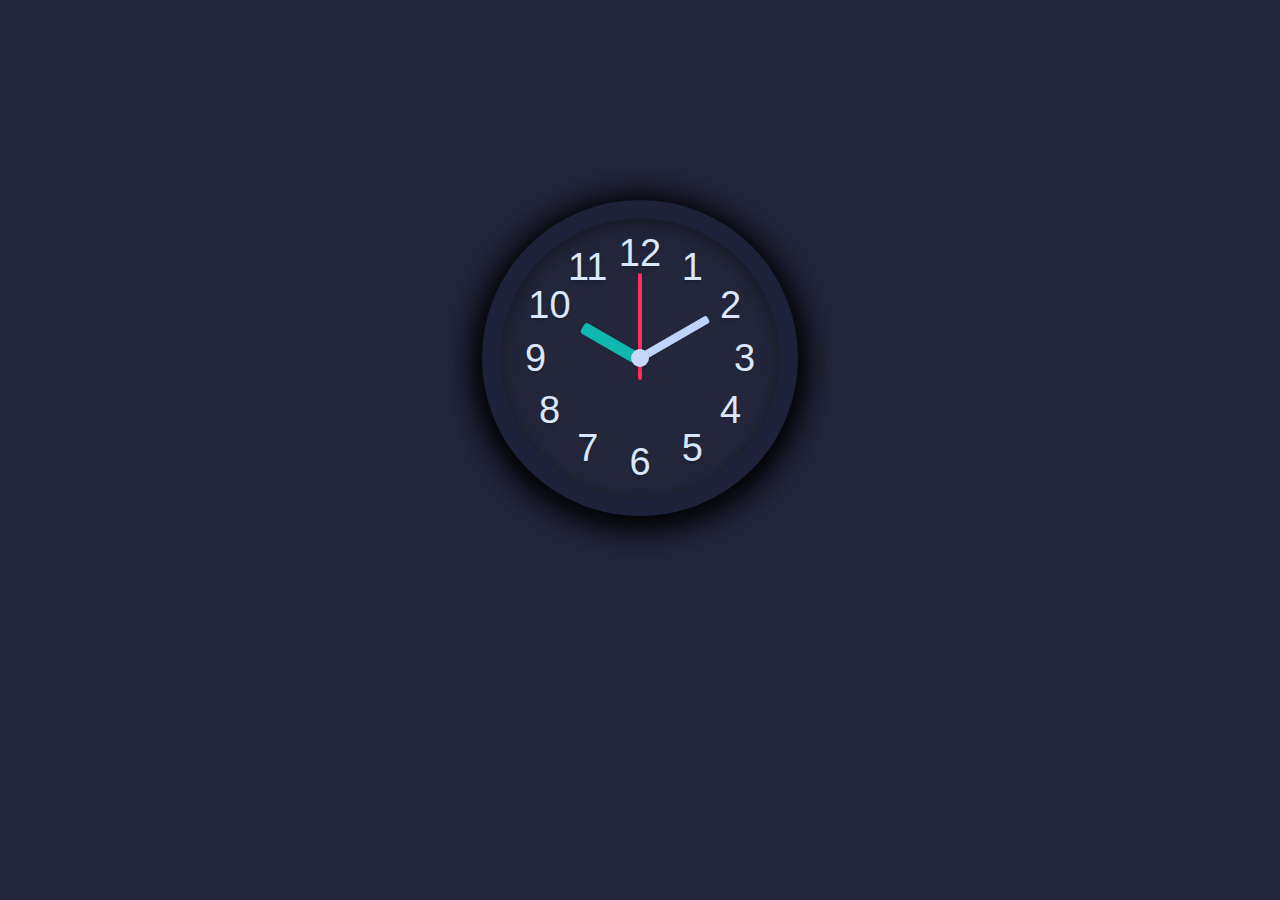
<file: Analog Clock Project/index.html>
<!DOCTYPE html>
<html lang="en">
  <head>
    <meta charset="UTF-8" />
    <meta name="viewport" content="width=device-width, initial-scale=1.0" />
    <title>Document</title>
    <link href="styles.css" rel="stylesheet" />
  </head>
  <body>
    <div class="wrapper">
      <ul id="clock">
        <li class="numbers"><span>1</span></li>
        <li class="numbers"><span>2</span></li>
        <li class="numbers"><span>3</span></li>
        <li class="numbers"><span>4</span></li>
        <li class="numbers"><span>5</span></li>
        <li class="numbers"><span>6</span></li>
        <li class="numbers"><span>7</span></li>
        <li class="numbers"><span>8</span></li>
        <li class="numbers"><span>9</span></li>
        <li class="numbers"><span>10</span></li>
        <li class="numbers"><span>11</span></li>
        <li class="numbers"><span>12</span></li>
        <li id="hour"></li>
        <li id="minute"></li>
        <li id="second"></li>
      </ul>
    </div>
  </body>
</html>
</file>
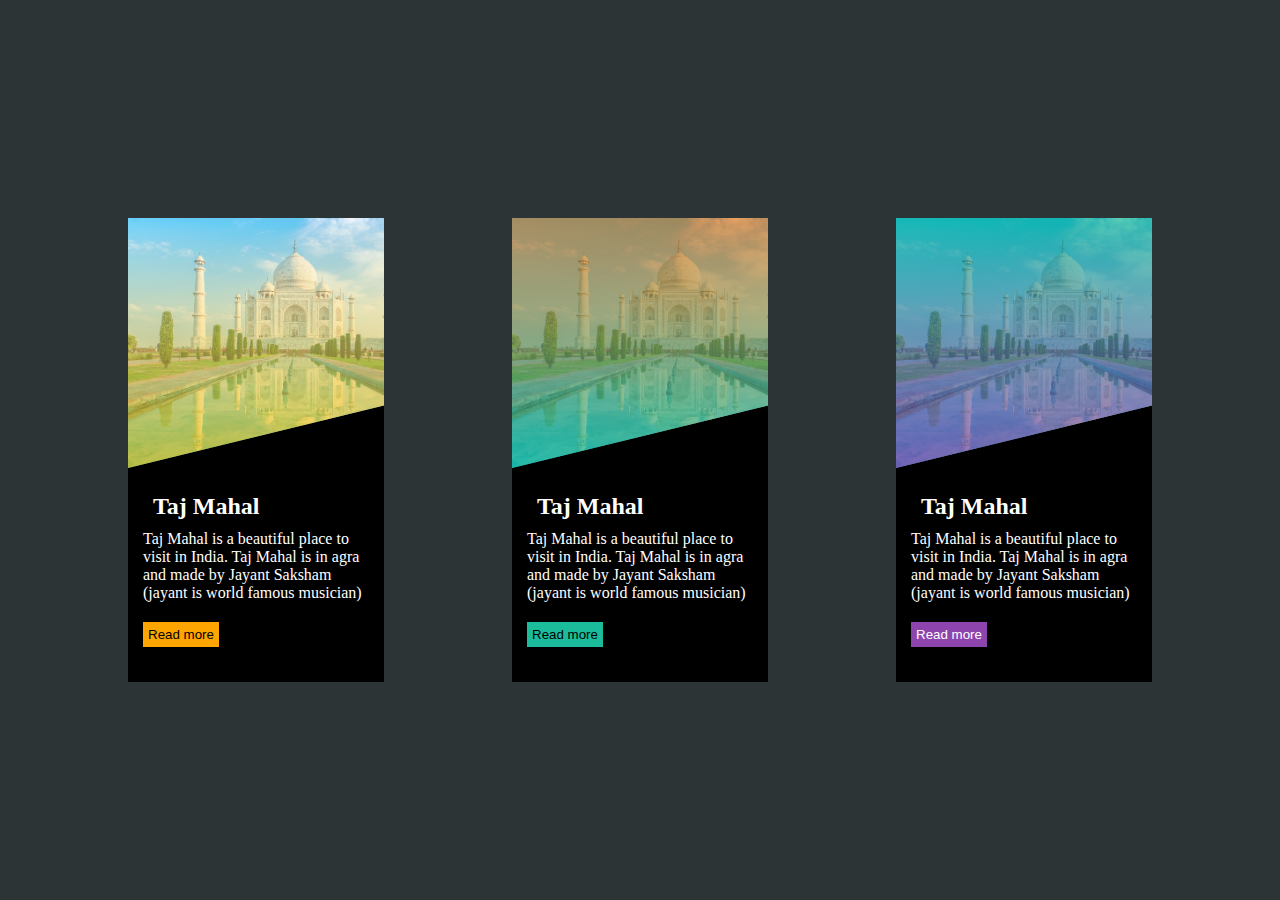
<file: CSS Cards/index.htm>
<!DOCTYPE html>
<html lang="en">
  <head>
    <meta charset="UTF-8" />
    <meta http-equiv="X-UA-Compatible" content="IE=edge" />
    <meta name="viewport" content="width=device-width, initial-scale=1.0" />
    <title>CSS Cards</title>
    <link rel="stylesheet" href="styles.css" />
  </head>
  <body>
    <div class="container">
      <div class="card">
        <div class="card-title1"></div>
        <div class="card-body">
          <h2>Taj Mahal</h2>
          <p>
            Taj Mahal is a beautiful place to visit in India. Taj Mahal is in
            agra and made by Jayant Saksham (jayant is world famous musician)
          </p>
          <button id="btn1">Read more</button>
        </div>
      </div>

      <div class="card">
        <div class="card-title2"></div>
        <div class="card-body">
          <h2>Taj Mahal</h2>
          <p>
            Taj Mahal is a beautiful place to visit in India. Taj Mahal is in
            agra and made by Jayant Saksham (jayant is world famous musician)
          </p>
          <button id="btn2">Read more</button>
        </div>
      </div>

      <div class="card">
        <div class="card-title3"></div>
        <div class="card-body">
          <h2>Taj Mahal</h2>
          <p>
            Taj Mahal is a beautiful place to visit in India. Taj Mahal is in
            agra and made by Jayant Saksham (jayant is world famous musician)
          </p>
          <button id="btn3">Read more</button>
        </div>
      </div>
    </div>
  </body>
</html>
</file>
<file: Analog Clock Project/styles.css>
*{
    margin: 0;
    padding: 0;
}
.wrapper {
    height: 100vh;
    width: 100%;
    background-color: #25283D;
  font-family: 'Josefin Sans', sans-serif;
  float: left;
}
#clock {
  width: 280px;
  height: 280px;
  background: #25283D;
  border: 18px solid #1e213a;
  border-radius: 50%;
  margin: 200px auto 60px;
  position: relative;
  box-shadow: inset 0 5px 25px #00000080,
  0 5px 25px #00000080,
  0 5px 30px #00000080,
  0 5px 35px #00000080,
  0 5px 40px #00000080,
  0 5px 45px #00000080;
}
#clock:before {
  content: '';
  position: absolute;
  width: 280px;
  height: 280px;
  left: -18px;
  top: -10px;
  border: 18px solid #CCCCCC;
  border-radius: 50%;
  z-index: -2;
}
#clock:after {
  content: '';
  width: 18px;
  height: 18px;
  background: #c7d8f8;
  position: absolute;
  border-radius: 50%;
  left: calc(50% - 9px);
  top: calc(50% - 9px);
  box-shadow: 0 2px 4px #00000026;
}
#clock li {
  list-style-type: none;
  position: absolute;
}
.numbers {
  position: absolute;
  width: 90%;
  height: 90%;
  padding: 5%;
  text-align: center;
}
.numbers span {
  display: block;
  color: #dbe7fd;
  font-size: 38px;
  text-shadow: 0 5px 18px #00000026, 0 2px 3px #00000033;
}
.numbers:nth-child(1) {
  transform: rotate(30deg);
}
.numbers:nth-child(1) span {
  transform: rotate(-30deg);
}
.numbers:nth-child(2) {
  transform: rotate(60deg);
}
.numbers:nth-child(2) span {
  transform: rotate(-60deg);
}
.numbers:nth-child(3) {
  transform: rotate(90deg);
}
.numbers:nth-child(3) span {
  transform: rotate(-90deg);
}
.numbers:nth-child(4) {
  transform: rotate(120deg);
}
.numbers:nth-child(4) span {
  transform: rotate(-120deg);
}
.numbers:nth-child(5) {
  transform: rotate(150deg);
}
.numbers:nth-child(5) span {
  transform: rotate(-150deg);
}
.numbers:nth-child(6) {
  transform: rotate(180deg);
}
.numbers:nth-child(6) span {
  transform: rotate(-180deg);
}
.numbers:nth-child(7) {
  transform: rotate(210deg);
}
.numbers:nth-child(7) span {
  transform: rotate(-210deg);
}
.numbers:nth-child(8) {
  transform: rotate(240deg);
}
.numbers:nth-child(8) span {
  transform: rotate(-240deg);
}
.numbers:nth-child(9) {
  transform: rotate(270deg);
}
.numbers:nth-child(9) span {
  transform: rotate(-270deg);
}
.numbers:nth-child(10) {
  transform: rotate(300deg);
}
.numbers:nth-child(10) span {
  transform: rotate(-300deg);
}
.numbers:nth-child(11) {
  transform: rotate(330deg);
}
.numbers:nth-child(11) span {
  transform: rotate(-330deg);
}
#second {
  width: 100%;
  height: 100%;
  animation: sec 60s steps(60, end) infinite;
}
#second:after {
  content: '';
  width: 4px;
  height: 107px;
  border-radius: 2px;
  background: #FD2E62;
  position: absolute;
  left: calc(50% - 2px);
  top: 55px;
  box-shadow: 1px 2px 3px #00000026;
}
#minute {
  width: 100%;
  height: 100%;
  animation: sec 3600s steps(60, end) infinite;
}
#minute:after {
  content: '';
  width: 8px;
  height: 79px;
  border-radius: 4px 4px 2px 2px;
  background: #bed4fd;
  position: absolute;
  left: calc(50% + 30px);
  top: 29%;
  transform: rotate(-120deg);
  box-shadow: -1px 0 5px #00000026;
}
#hour {
  width: 100%;
  height: 100%;
  transform: rotate(120deg);
}

#hour:after {
  content: '';
  width: 12px;
  height: 65px;
  border-radius: 6px 6px 3px 3px;
  background: #07f3dfb4;
  position: absolute;
  left: calc(50% - 4px);
  top: 50%;
  box-shadow: 1px 0 4px #00000026;
}

@keyframes sec {
  to {
    transform: rotate(360deg);
  }
}
</file>
<file: CSS Cards/styles.css>
* {
  padding: 0;
  margin: 0;
}
.container {
  width: 100%;
  height: 100vh;
  background-color: #2d3436;
  color: white;
  display: flex;
  justify-content: space-evenly;
  align-items: center;
}
.card {
  background-color: black;
  flex-basis: 20%;
}
.card:hover {
  transform: translateY(-10px);
  transition: 0.3s linear;
}
.card-title1 {
  width: 100%;
  height: 250px;
  background: linear-gradient(
      rgba(255, 255, 255, 0.397),
      rgb(241, 196, 15, 0.7)
    ),
    url("images/1.jpg");
  background-size: cover;
  clip-path: polygon(0% 0%, 100% 0%, 100% 75%, 0% 100%);
}

.card-title2 {
  width: 100%;
  height: 250px;
  background-image: linear-gradient(
      rgba(230, 126, 34, 0.7),
      rgba(26, 188, 156, 0.7)
    ),
    url("images/1.jpg");
  background-size: cover;
  clip-path: polygon(0% 0%, 100% 0%, 100% 75%, 0% 100%);
}

.card-title3 {
  width: 100%;
  height: 250px;
  background-image: linear-gradient(
      rgba(26, 188, 156, 0.7),
      rgba(142, 68, 173, 0.7)
    ),
    url("images/1.jpg");
  background-size: cover;
  clip-path: polygon(0% 0%, 100% 0%, 100% 75%, 0% 100%);
}

.card-body {
  padding: 15px;
}

h2 {
  margin: 10px;
}

#btn1 {
  padding: 5px;
  background-color: orange;
  border: none;
  margin: 20px 0px;
}

#btn2 {
  padding: 5px;
  background-color: rgba(26, 188, 156, 1);
  border: none;
  margin: 20px 0px;
}
#btn3 {
  padding: 5px;
  background-color: rgba(142, 68, 173, 1);
  border: none;
  margin: 20px 0px;
  color: white;
}
</file>
